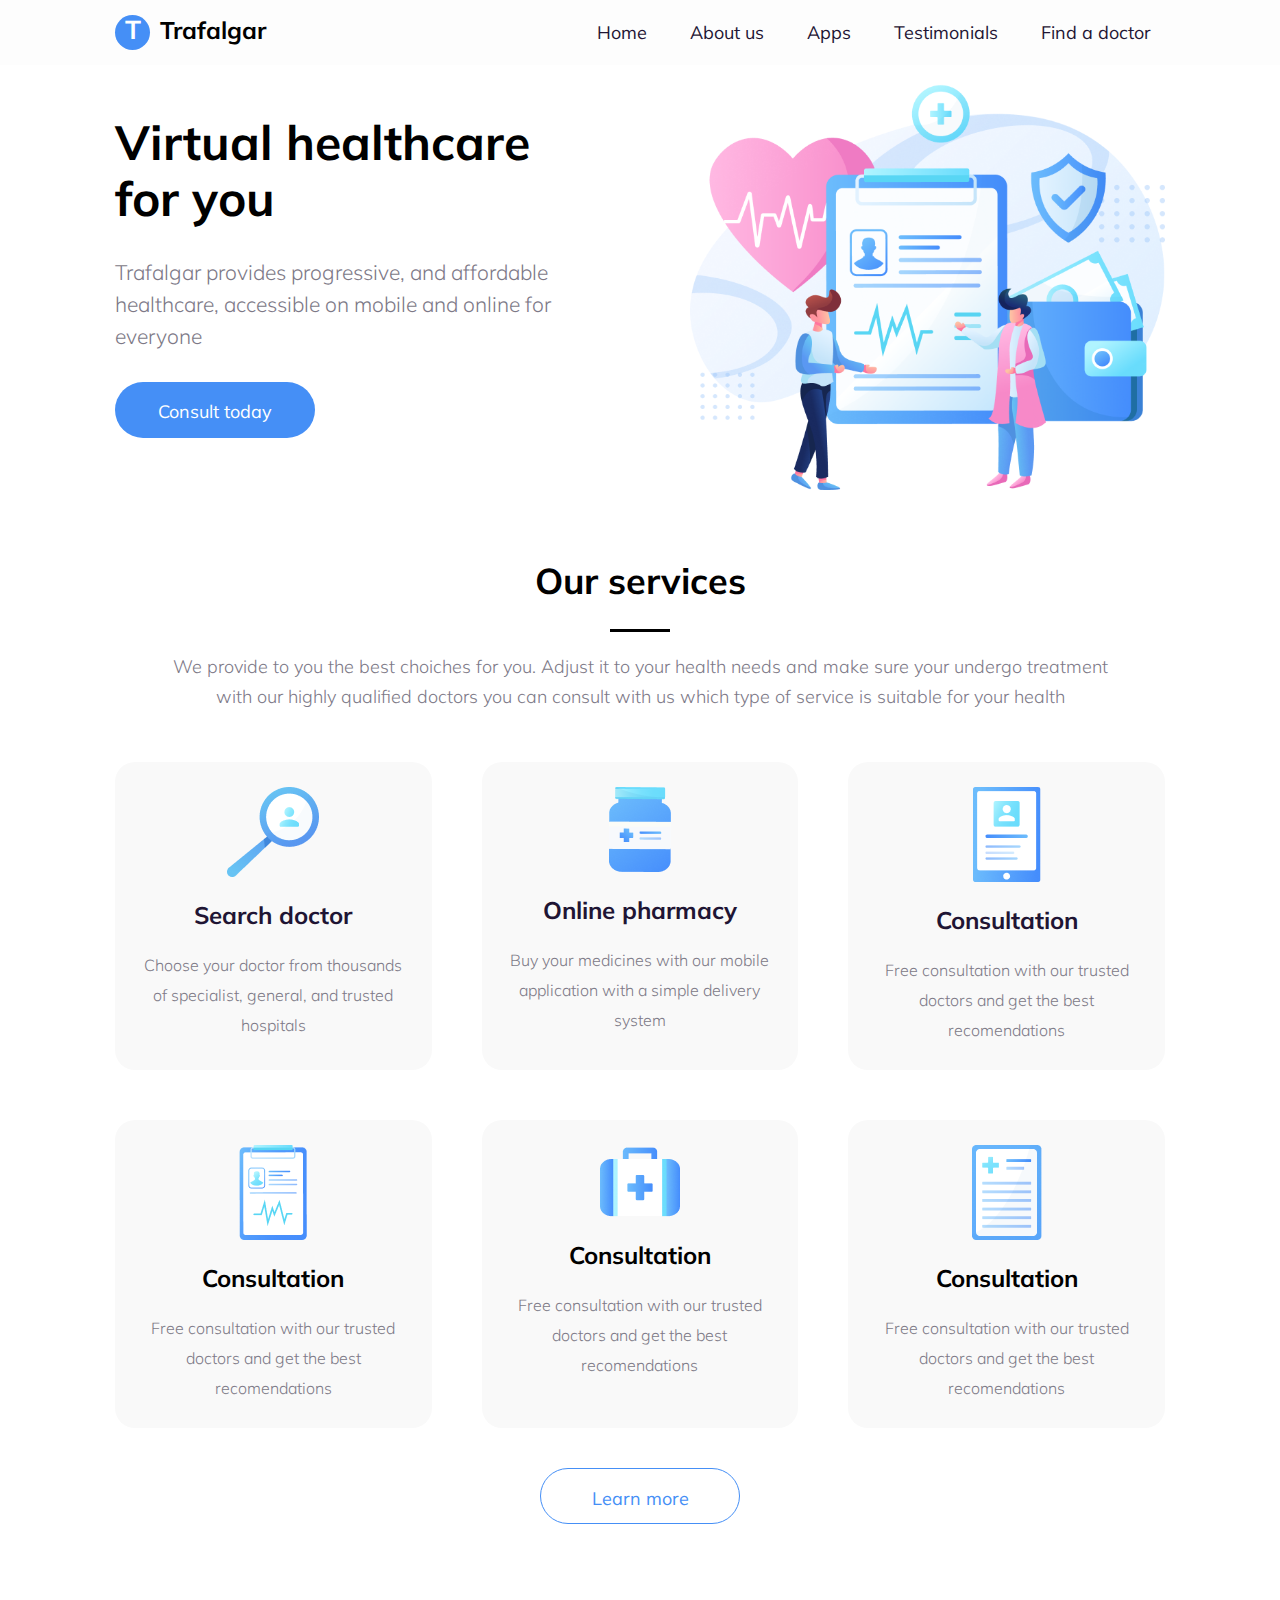
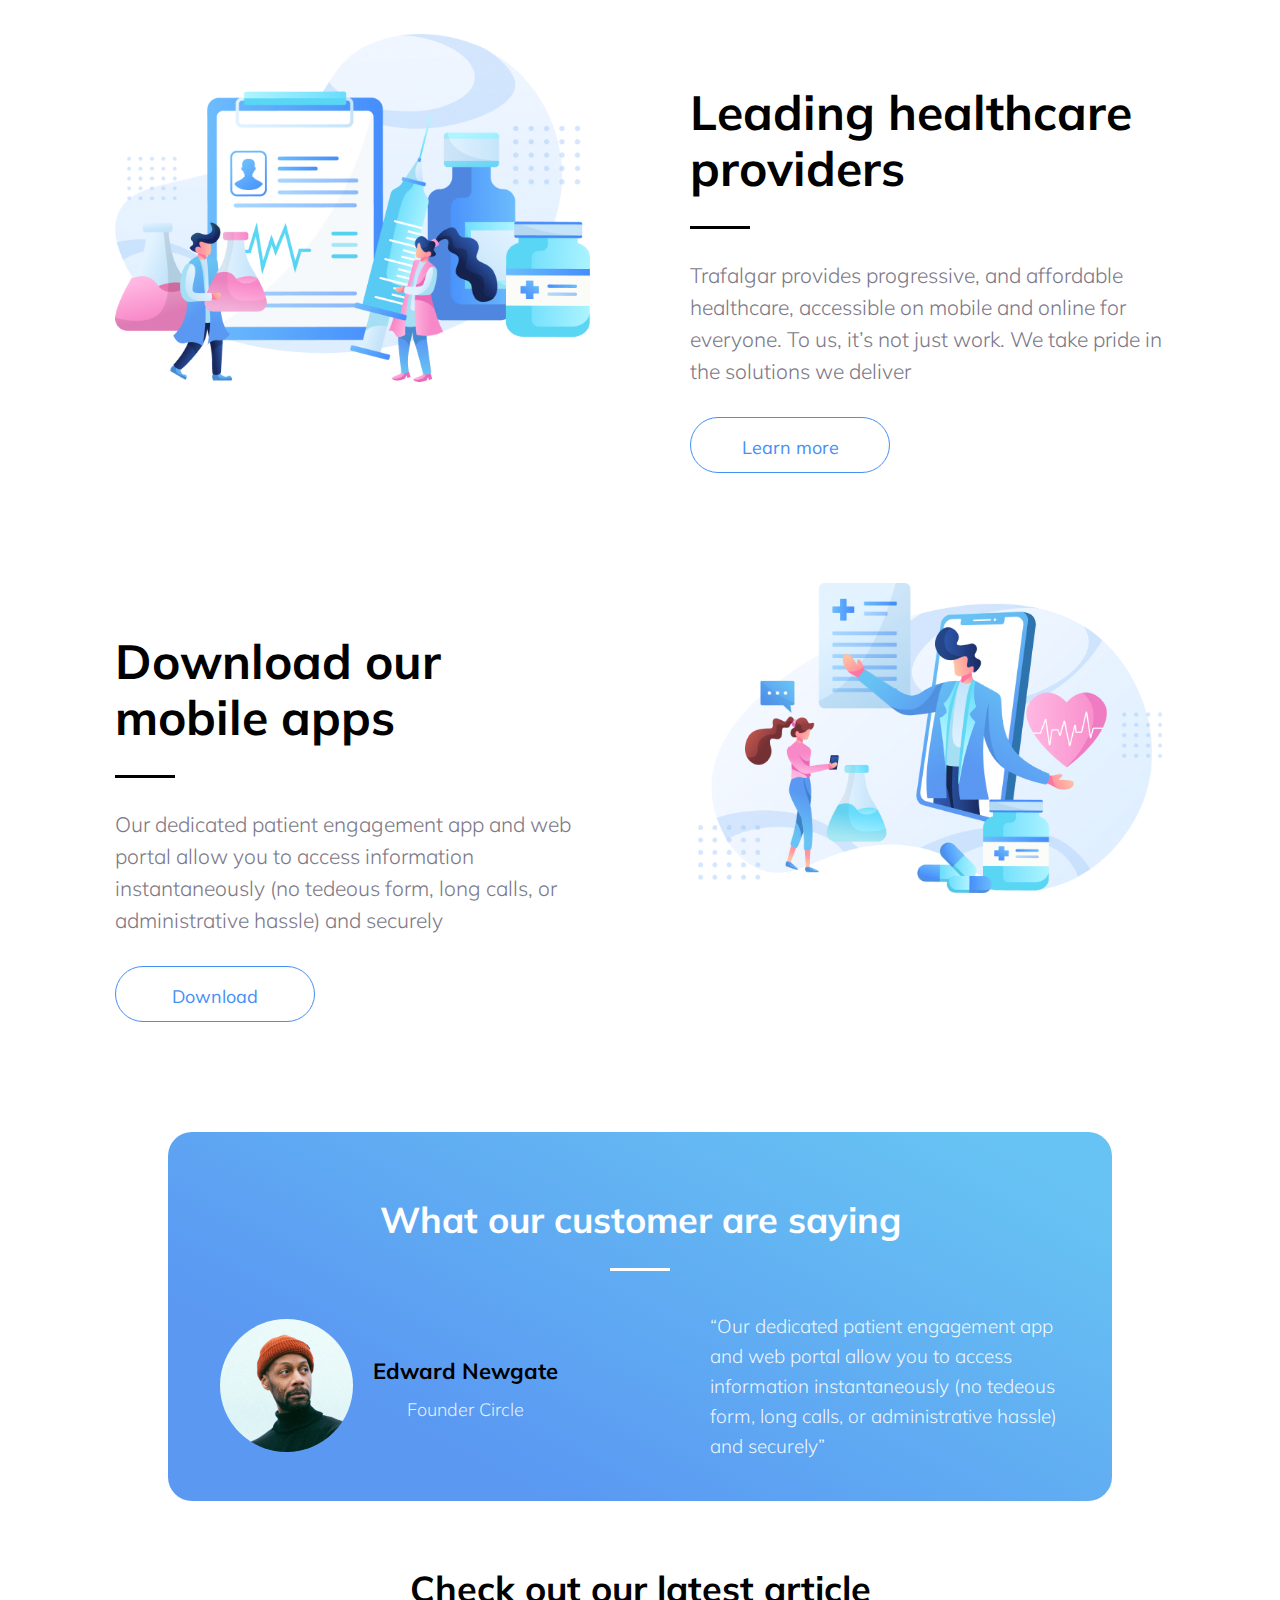
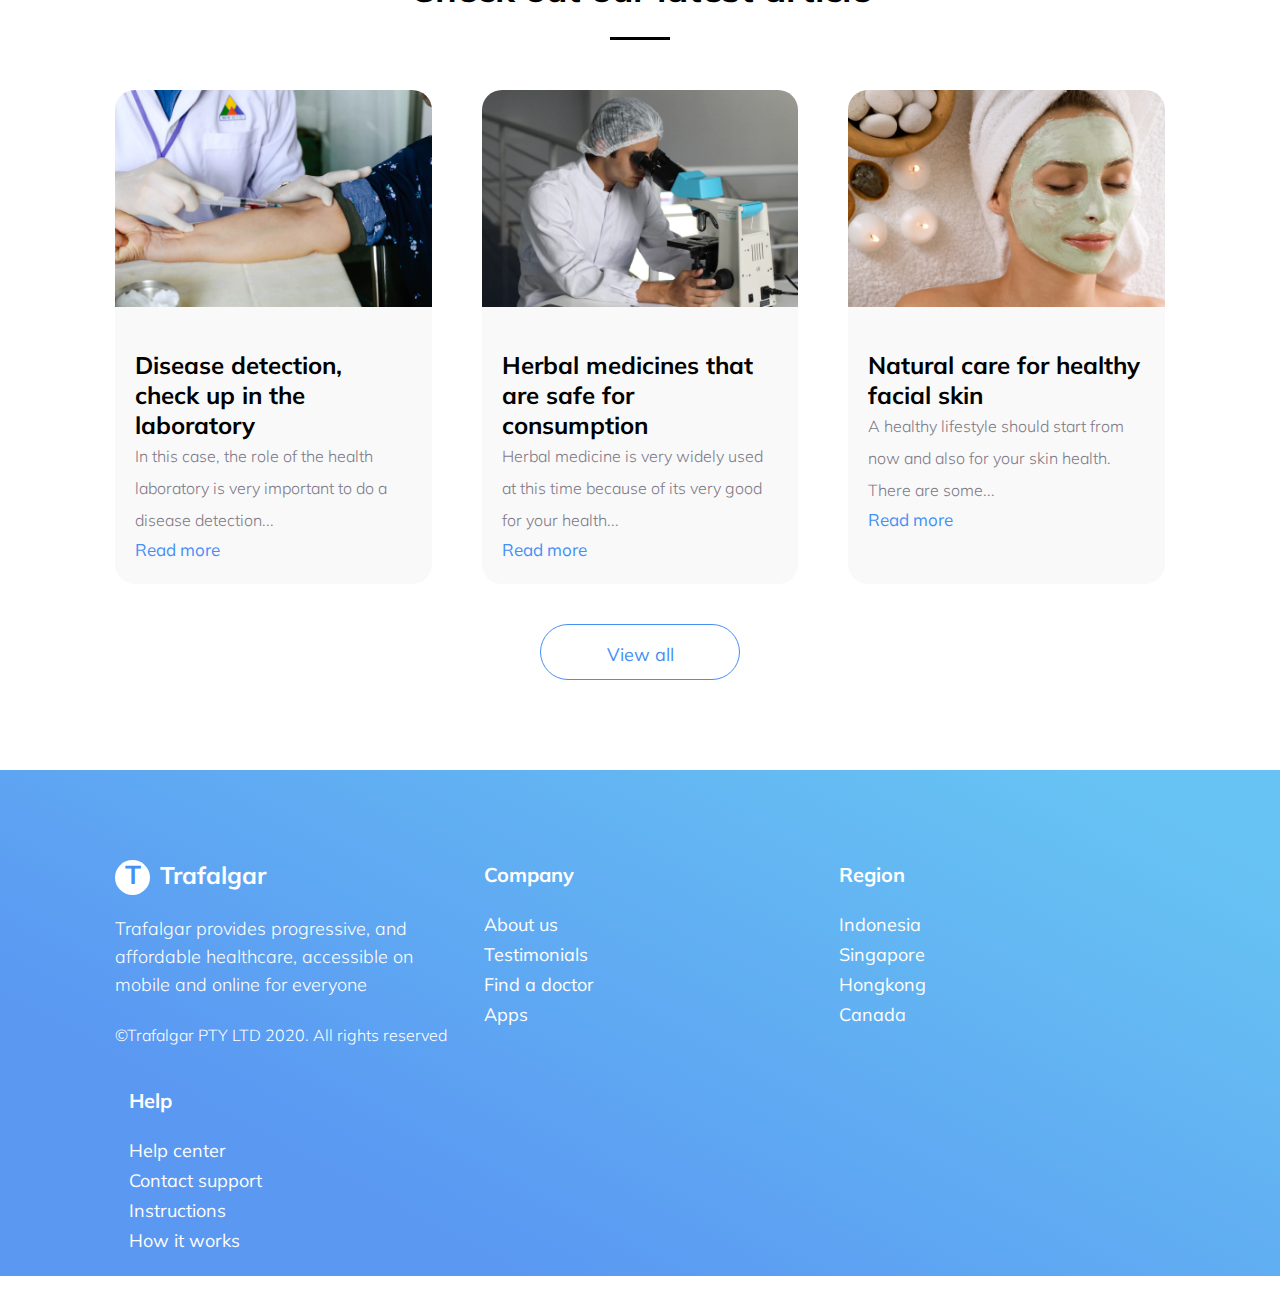
<file: index.html>
<!DOCTYPE html>
<html lang="en">

<head>
    <meta charset="UTF-8">
    <meta http-equiv="X-UA-Compatible" content="IE=edge">
    <meta name="viewport" content="width=device-width, initial-scale=1.0">
    <title>Trafalgar</title>
    <link rel="stylesheet" href="css/style.css">
    <link rel="stylesheet" href="https://cdnjs.cloudflare.com/ajax/libs/font-awesome/6.1.1/css/all.min.css" integrity="sha512-KfkfwYDsLkIlwQp6LFnl8zNdLGxu9YAA1QvwINks4PhcElQSvqcyVLLD9aMhXd13uQjoXtEKNosOWaZqXgel0g==" crossorigin="anonymous" referrerpolicy="no-referrer"
    />
    <link rel="stylesheet" href="./css/style.css">
</head>

<body>
    <!--header starts -->
    <header class="header">
        <!--nav bar-->
        <nav class="navbar">
            <div class="logo">

                <h3><span>T</span><a href="#main">Trafalgar</a></h3>

            </div>
            <!-- navigation menu -->
            <ul class="nav-links">
                <!-- menu -->
                <div class="menu" id="menu">
                    <li><a href="#main">Home</a></li>
                    <li><a href="#about">About us</a></li>
                    <li>
                        <a href="#download">Apps</a>
                    </li>

                    <li><a href="#testimonials">Testimonials</a></li>
                    <li><a href="#article">Find a doctor</a></li>


                </div>

            </ul>
            <div class="bar" id="bars">
                <i class="fa-solid fa-bars"></i>
            </div>
        </nav>


    </header>
    <!--header  ends -->
    <main>
        <!--home starts-->
        <section class="home d-flex" id="main">
            <div class="container">
                <div class="row">
                    <div class="col d-flex">
                        <div class="home-content">
                            <h1>Virtual healthcare for you</h1>
                            <p>Trafalgar provides progressive, and affordable healthcare, accessible on mobile and online for everyone</p>
                            <button class="btn btn-bg-primary"><a href="#main">Consult today</a> </button>
                        </div>
                    </div>
                    <div class="col">
                        <div class="home-img">
                            <img src="./images/home.png">
                        </div>
                    </div>
                </div>
            </div>
        </section>
        <!--home end-->
        <!--services-->
        <section class="services" id="about">
            <div class="container">
                <div class="row">
                    <div class="col">
                        <h2>Our services</h2>
                        <div class="line m-auto"></div>
                        <p>We provide to you the best choiches for you. Adjust it to your health needs and make sure your undergo treatment with our highly qualified doctors you can consult with us which type of service is suitable for your health</p>
                    </div>
                </div>
                <div class="box-container">
                    <div class="box service-box">
                        <img src="./images/services-1.png">
                        <h3><a href="./choosedoctor.html">Search doctor</a></h3>
                        <p>Choose your doctor from thousands of specialist, general, and trusted hospitals</p>
                    </div>
                    <div class="box service-box">
                        <img src="./images/services-2.png">
                        <h3><a href="./Onlinepharmacy.html">Online pharmacy</a></h3>
                        <p>Buy your medicines with our mobile application with a simple delivery system</p>
                    </div>
                    <div class="box service-box">
                        <img src="./images/services-3.png">
                        <h3><a href="./form.html">Consultation</a></h3>
                        <p>Free consultation with our trusted doctors and get the best recomendations</p>
                    </div>
                    <div class="box service-box">
                        <img src="./images/services-4.png">
                        <h3>Consultation</h3>
                        <p>Free consultation with our trusted doctors and get the best recomendations</p>
                    </div>
                    <div class="box service-box">
                        <img src="./images/services-5.png">
                        <h3>Consultation</h3>
                        <p>Free consultation with our trusted doctors and get the best recomendations</p>
                    </div>
                    <div class="box service-box">
                        <img src="./images/services-6.png">
                        <h3>Consultation</h3>
                        <p>Free consultation with our trusted doctors and get the best recomendations</p>
                    </div>
                </div>
                <div class="row">
                    <div class="col">
                        <button class="btn btn-bg-light">
                            <a href="#main">Learn more</a></button>
                    </div>
                </div>
            </div>
        </section>
        <!--end of services-->
        <!--leading starts-->
        <section class="leading d-flex">
            <div class="container">
                <div class="row">
                    <div class="col">
                        <div class="leading-img">
                            <img src="./images/leading.png">
                        </div>
                    </div>
                    <div class="col d-flex">
                        <div class="leading-content">
                            <h1 class="p-2">Leading healthcare providers</h1>
                            <div class="line"></div>
                            <p>Trafalgar provides progressive, and affordable healthcare, accessible on mobile and online for everyone. To us, it’s not just work. We take pride in the solutions we deliver</p>
                            <button class="btn btn-bg-light"><a href="#main">Learn more</a></button>
                        </div>
                    </div>

                </div>
            </div>
        </section>
        <!--leading end-->
        <!--download strats-->
        <section class="download d-flex" id="download">
            <div class="container">
                <div class="row">
                    <div class="col d-flex">
                        <div class="download-content">
                            <h1 class="p-2">Download our mobile apps</h1>
                            <div class="line"></div>
                            <p>Our dedicated patient engagement app and web portal allow you to access information instantaneously (no tedeous form, long calls, or administrative hassle) and securely</p>
                            <button class="btn btn-bg-light"><a href="#main">Download <i class="fa-solid fa-arrow-down"></i></a>
            </button>
                        </div>
                    </div>
                    <div class="col">
                        <div class="download-img">
                            <img src="./images/download.png">
                        </div>
                    </div>
                </div>
            </div>
        </section>
        <!--download ends -->
        <!--testimonials-->
        <section class="testimonials d-flex" id="testimonials">
            <div class="container">
                <div class="row">
                    <div class="col">
                        <h2>What our customer are saying</h2>
                        <div class="line m-auto"></div>
                    </div>
                </div>
                <div class="row">
                    <div class="col">
                        <div class="testimonial-content d-flex">
                            <img src="./images/testimonials-img.png">
                            <div class="testimonial-main">
                                <h4>Edward Newgate</h4>
                                <p>Founder Circle</p>
                            </div>
                        </div>

                    </div>
                    <div class="col">
                        <div class="testimonial-p">
                            <p>“Our dedicated patient engagement app and web portal allow you to access information instantaneously (no tedeous form, long calls, or administrative hassle) and securely”</p>
                        </div>
                    </div>
                </div>
        </section>

        <!--testimonials-->
        <section class="article d-flex" id="article">
            <div class="container">
                <div class="row">
                    <div class="col">
                        <h2>Check out our latest article</h2>
                        <div class="line m-auto"></div>
                    </div>
                </div>
                <div class="row box-container">
                    <div class="box article-box">
                        <img src="./images/check-1.png">
                        <div class="box-content">
                            <h3>Disease detection, check up in the laboratory</h3>
                            <p>In this case, the role of the health laboratory is very important to do a disease detection...</p>
                            <a href="#main">Read more <i class="fa-solid fa-arrow-right"></i> </a>

                        </div>
                    </div>
                    <div class="box article-box">
                        <img src="./images/check-2.png">
                        <div class="box-content">
                            <h3>Herbal medicines that are safe for consumption</h3>
                            <p>Herbal medicine is very widely used at this time because of its very good for your health...</p>
                            <a href="#main">Read more <i class="fa-solid fa-arrow-right"></i> </a>
                        </div>
                    </div>
                    <div class="box article-box">
                        <img src="./images/check-3.png">
                        <div class="box-content">
                            <h3>Natural care for healthy facial skin</h3>
                            <p>A healthy lifestyle should start from now and also for your skin health. There are some...</p>
                            <a href="#main">Read more  <i class="fa-solid fa-arrow-right"></i></a>
                        </div>
                    </div>
                </div>
                <div class="row">
                    <div class="col">
                        <button class="btn btn-bg-light"><a href="#main">View all</a></button>
                    </div>
                </div>
            </div>
        </section>
    </main>
    <footer class="footer d-flex">
        <div class="container">
            <div class="box-container">
                <div class="col">
                    <h3 class="logo"><span>T</span>Trafalgar</h3>
                    <p class="p-1"> Trafalgar provides progressive, and affordable healthcare, accessible on mobile and online for everyone</p>
                    <p class="p-2">©Trafalgar PTY LTD 2020. All rights reserved</p>
                </div>
                <div class="col">
                    <!-- navigation menu -->
                    <ul class="nav-links">
                        <!-- menu -->
                        <li>
                            <h5>Company</h5>
                        </li>
                        <li><a href="#about">About us</a></li>
                        <li><a href="#testimonials">Testimonials</a></li>
                        <li><a href="#article">Find a doctor</a></li>
                        <li>
                            <a href="#download">Apps</a>
                        </li>



                    </ul>
                </div>
                <div class="col">
                    <!-- navigation menu -->
                    <ul class="nav-links">
                        <!-- menu -->
                        <li>
                            <h5>Region</h5>
                        </li>
                        <li><a href="#main">Indonesia</a></li>
                        <li><a href="#main">Singapore</a></li>
                        <li>
                            <a href="#main">Hongkong</a>
                        </li>
                        <li><a href="#main"> Canada</a></li>

                    </ul>
                </div>
                <div class="col">
                    <!-- navigation menu -->
                    <ul class="nav-links">
                        <!-- menu -->
                        <li>
                            <h5>Help</h5>
                        </li>
                        <li><a href="#main"> Help center</a></li>
                        <li><a href="#main">Contact support</a></li>
                        <li><a href="#main">Instructions</a></li>
                        <li><a href="#main"> How it works</a></li>

                    </ul>
                </div>

            </div>
        </div>
    </footer>

    <script>
        var bars = document.getElementById("bars");
        var menu = document.getElementById("menu");

        bars.addEventListener("click", function() {
            console.log("hello");
            menu.classList.toggle('active');
        });
    </script>
</body>

</html>
</file>
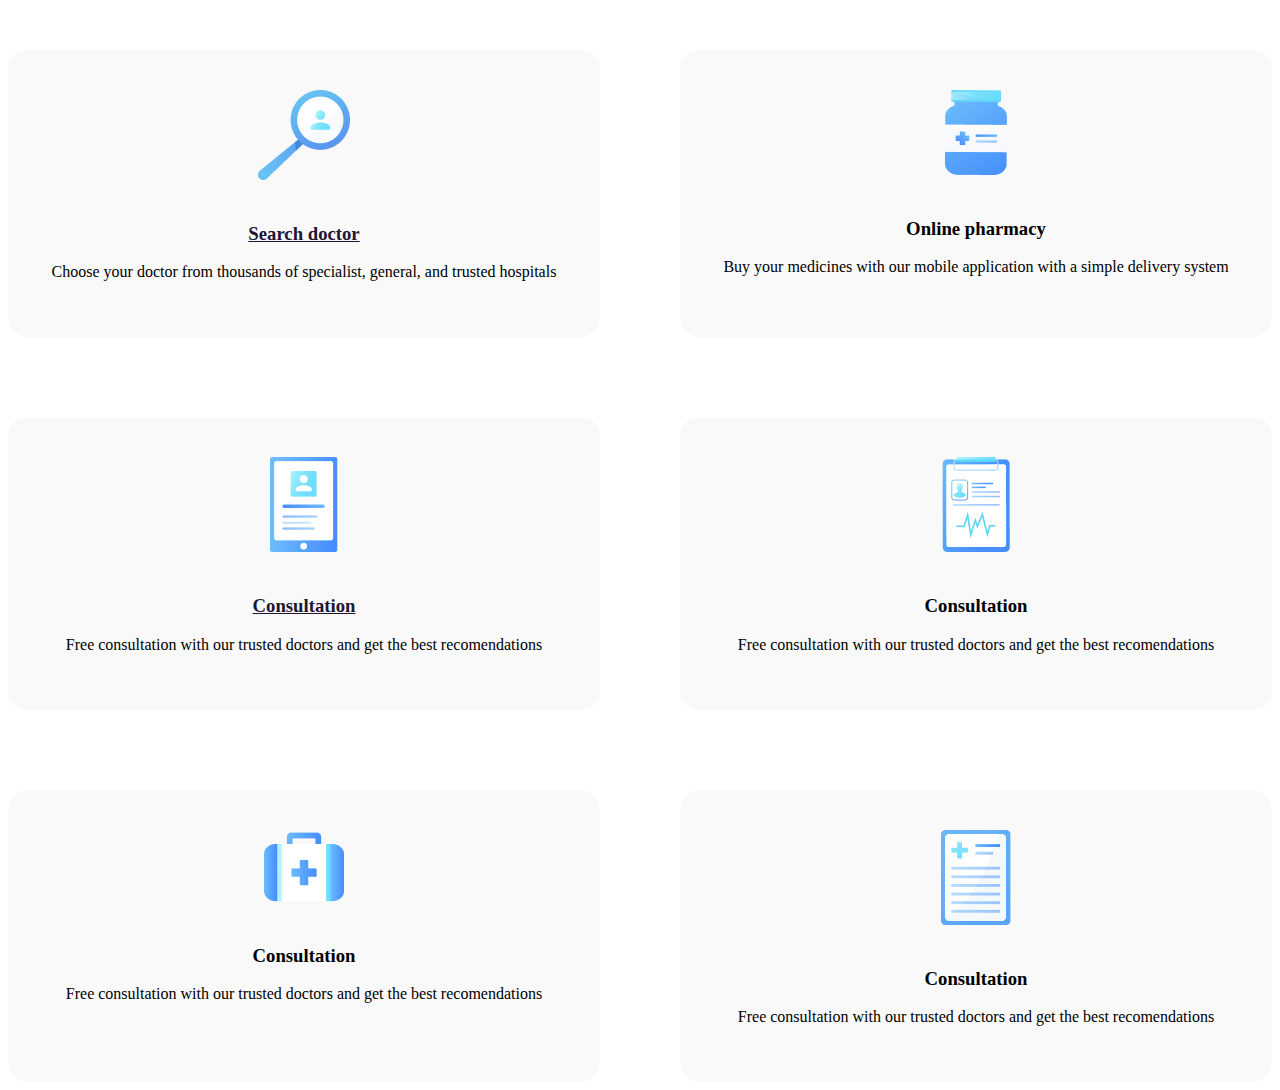
<file: choosedoctor.html>
<!DOCTYPE html>
<html lang="en">
<head>
    <meta charset="UTF-8">
    <meta http-equiv="X-UA-Compatible" content="IE=edge">
    <meta name="viewport" content="width=device-width, initial-scale=1.0">
    <title>Choosing a doctor</title>
    <link rel="stylesheet" href="./css/doctor.css">
</head>
<body>
    <div class="box-container">
                    <div class="box service-box">
                        <img src="./images/services-1.png">
                        <h3><a href="#">Search doctor</a></h3>
                        <p>Choose your doctor from thousands of specialist, general, and trusted hospitals</p>
                    </div>
                    <div class="box service-box">
                        <img src="./images/services-2.png">
                        <h3>Online pharmacy</h3>
                        <p>Buy your medicines with our mobile application with a simple delivery system</p>
                    </div>
                    <div class="box service-box">
                        <img src="./images/services-3.png">
                        <h3><a href="./form.html">Consultation</a></h3>
                        <p>Free consultation with our trusted doctors and get the best recomendations</p>
                    </div>
                    <div class="box service-box">
                        <img src="./images/services-4.png">
                        <h3>Consultation</h3>
                        <p>Free consultation with our trusted doctors and get the best recomendations</p>
                    </div>
                    <div class="box service-box">
                        <img src="./images/services-5.png">
                        <h3>Consultation</h3>
                        <p>Free consultation with our trusted doctors and get the best recomendations</p>
                    </div>
                    <div class="box service-box">
                        <img src="./images/services-6.png">
                        <h3>Consultation</h3>
                        <p>Free consultation with our trusted doctors and get the best recomendations</p>
                    </div>
                </div>
</body>
</html>
</file>
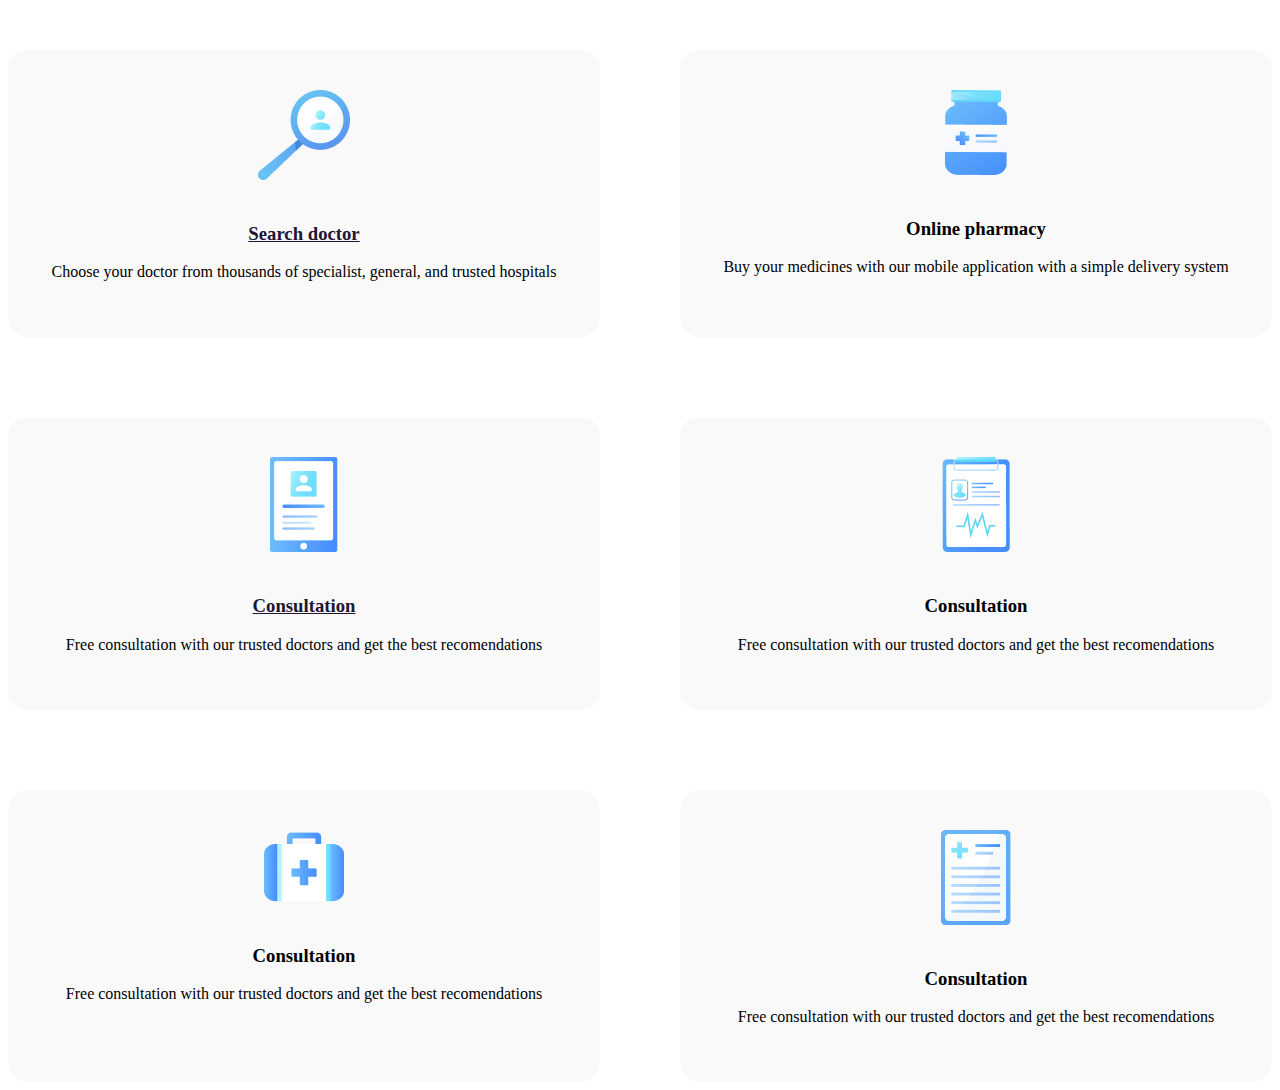
<file: Onlinepharmacy.html>
<!DOCTYPE html>
<html lang="en">
<head>
    <meta charset="UTF-8">
    <meta http-equiv="X-UA-Compatible" content="IE=edge">
    <meta name="viewport" content="width=device-width, initial-scale=1.0">
    <title>Choosing a doctor</title>
    <link rel="stylesheet" href="./css/Onlinepharmacy.css">
</head>
<body>
    <div class="box-container">
                    <div class="box service-box">
                        <img src="./images/services-1.png">
                        <h3><a href="#">Search doctor</a></h3>
                        <p>Choose your doctor from thousands of specialist, general, and trusted hospitals</p>
                    </div>
                    <div class="box service-box">
                        <img src="./images/services-2.png">
                        <h3>Online pharmacy</h3>
                        <p>Buy your medicines with our mobile application with a simple delivery system</p>
                    </div>
                    <div class="box service-box">
                        <img src="./images/services-3.png">
                        <h3><a href="./form.html">Consultation</a></h3>
                        <p>Free consultation with our trusted doctors and get the best recomendations</p>
                    </div>
                    <div class="box service-box">
                        <img src="./images/services-4.png">
                        <h3>Consultation</h3>
                        <p>Free consultation with our trusted doctors and get the best recomendations</p>
                    </div>
                    <div class="box service-box">
                        <img src="./images/services-5.png">
                        <h3>Consultation</h3>
                        <p>Free consultation with our trusted doctors and get the best recomendations</p>
                    </div>
                    <div class="box service-box">
                        <img src="./images/services-6.png">
                        <h3>Consultation</h3>
                        <p>Free consultation with our trusted doctors and get the best recomendations</p>
                    </div>
                </div>
</body>
</html>
</file>
<file: css/style.css>
@import url('https://fonts.googleapis.com/css2?family=Mulish:wght@200;300;400;700&display=swap');
* {
    margin: 0;
    padding: 0;
    padding: 0;
    margin: 0;
    font-family: 'Mulish', sans-serif;
    text-decoration: none;
    box-sizing: border-box;
    outline: none;
    transition: all 0.3s;
}

html {
    font-size: 62.5%;
    scroll-behavior: smooth;
    overflow-x: hidden;
    scroll-padding-top: 7rem;
}


/*scroll*/


/* html::-webkit-scrollbar {
    width: 1rem;
}
html::-webkit-scrollbar-track {
    color: #444;
}
html::-webkit-scrollbar-thumb {
    color: rgba(69, 143, 246, 1);
    border-radius: 5rem;
} 
/* colors */

:root {
    --main-color: rgba(69, 143, 246, 1);
    --bg-white: #FFFFFF;
    --bg-black: rgba(0, 0, 0, 1);
    --bg-gray: rgba(125, 121, 135, 1);
}

section,
footer {
    padding: 2rem 9%;
    margin-bottom: 2rem;
}

h1,
h2,
h3,
h4 {
    color: var(--bg-black);
    font-style: normal;
    font-weight: 700;
}

h1 {
    font-size: 48px;
    line-height: 56px;
}

h2 {
    font-size: 36px;
    line-height: 56px;
}

h3 {
    font-size: 24px;
    line-height: 30px;
}

h4 {
    font-size: 22px;
    line-height: 48px;
}

h5 {
    font-size: 20px;
    line-height: 60px;
}

p {
    font-style: normal;
    font-weight: 300;
    font-size: 21px;
    line-height: 32px;
    color: var(--bg-gray);
}
a{
    cursor: pointer;
}
.btn {
    width: 200px;
    height: 56px;
    border-radius: 55px;
    font-size: 18px;
    line-height: 60px;
    margin-bottom: 50px;
}

.btn-bg-primary {
    background-color: var(--main-color);
    border: none;
    cursor: pointer;
}

.btn-bg-primary a {
    color: #FFFFFF;
}

.btn-bg-primary:hover {
    background-color: var(--bg-white);
    border: 1px solid var(--main-color);
    cursor: pointer;
}

.btn-bg-primary:hover a {
    color: var(--main-color);
}

.btn-bg-light {
    border: 1px solid var(--main-color);
    background-color: var(--bg-white);
    cursor: pointer;
}

.btn-bg-light a {
    color: var(--main-color);
}

.btn-bg-light:hover {
    background-color: var(--main-color);
}

.btn-bg-light:hover a {
    color: #fff;
}

.btn-bg-light:hover i {
    color: #fff;
}

.container {
    width: 100%;
}

.row {
    display: grid;
    grid-template-columns: repeat(auto-fit, minmax(27rem, 1fr));
    gap: 10rem;
}

.box-container {
    display: grid;
    grid-template-columns: repeat(auto-fit, minmax(27rem, 1fr));
    gap: 5rem;
    margin-top: 50px;
}

.col {
    width: 100%;
}

.d-flex {
    display: flex;
    justify-content: center;
    align-items: center;
}

.p-2 {
    padding-top: 20px;
}

.line {
    width: 60px;
    height: 3px;
    background-color: rgba(0, 0, 0, 1);
}

.m-auto {
    margin: auto;
}

.navbar {
    position: fixed;
    top: 0;
    left: 0;
    right: 0;
    padding: 20px;
    color: #fff;
    width: 100%;
    padding: 1.5rem 9%;
    display: flex;
    align-items: center;
    justify-content: space-between;
    background-color: rgb(253, 253, 253);
}

.logo span {
    background-color: var(--main-color);
    border-radius: 50%;
    text-align: center;
    font-size: 26px;
    width: 35px;
    height: 35px;
    color: var(--bg-white);
    margin-right: 10px;
    display: inline-block;
}

.logo h3 a {
    color: var(--bg-black)
}

.logo h3 a:hover {
    color: var(--main-color);
}

.menu {
    color: rgb(171, 90, 90);
    font-size: 1.5rem;
    cursor: pointer;
    gap: 1em;
    display: flex;
}

.menu.active {
    display: block;
}

.nav-links li {
    list-style-type: none;
    padding: 5px 14px;
}

.nav-links li a {
    font-size: 18px;
    line-height: 23px;
    color: #1F1534;
}

.nav-links li a:hover {
    color: var(--main-color);
    font-size: 20px;
    cursor: pointer;
}

.bar {
    width: 30px;
    height: 30px;
    cursor: pointer;
    display: none;
}

i {
    font-size: 18px;
    color: var(--main-color);
}

.home {
    padding-top: 6rem;
    margin: 2rem auto;
}

.home-content {
    width: 100%;
}

.home-img img,
.download-img img,
.leading-img img {
    width: 100%;
    height: 100%;
}

.leading-content {
    width: 100%;
}

.home-content h1,
.leading-content h1,
.download-content h1 {
    margin: 30px 0;
}

.home-content p,
.leading-content p,
.download-content p {
    margin: 30px 0;
}

.services .row .col,
.article .row .col,
.testimonials .row .col {
    text-align: center;
    width: 90%;
    margin: auto;
}

.services h2,
.article h2,
.testimonials h2 {
    margin-bottom: 20px;
}

.services .line,
.article .line,
.testimonials line {
    margin-top: 20px;
}

.services p {
    font-size: 18px;
    line-height: 30px;
    margin-top: 20px;
}

.services .btn,
.article .btn {
    margin-top: 40px;
}

.box {
    background-color: rgb(249, 249, 249);
    box-shadow: rgba(229, 233, 246, 0.4);
    border-radius: 20px;
}

.service-box {
    padding: 2.5rem;
    text-align: center;
}
.service-box a{
    color: #1F1534;
}
.box p {
    font-size: 16px;
}

.box img {
    margin-bottom: 20px;
}

.box:hover {
    transform: scale(1.03);
}

.article-box img {
    width: 100%;
    border-top-left-radius: 20px;
    border-top-right-radius: 20px;
}

.article-box a {
    color: var(--main-color);
    font-size: 17px;
    line-height: 28px;
}

.box-content {
    padding: 20px;
}

.testimonials .container {
    width: 90%;
    background-image: linear-gradient(208.18deg, #67C3F3 9.05%, #5A98F2 76.74%);
    border-radius: 24px;
    padding: 20px;
}

.testimonials .row {
    margin-top: 20px;
    margin-bottom: 20px;
}

.testimonials h2 {
    padding-top: 20px;
    color: var(--bg-white);
}

.testimonials .line {
    background-color: #fff;
    margin-bottom: 20px;
}

.testimonial-p {
    text-align: left;
}

.testimonials p {
    font-size: 19px;
    line-height: 30px;
    color: rgba(255, 255, 255, 0.9);
}

.testimonial-content img {
    border-radius: 50%;
}

.testimonial-main {
    margin-left: 20px;
}

.testimonial-main p {
    font-size: 18px;
    color: rgba(255, 255, 255, 0.85);
}

.footer {
    text-align: left;
    background-image: linear-gradient(208.18deg, #67C3F3 9.05%, #5A98F2 76.74%);
}

.footer .box-container {
    grid-template-columns: repeat(auto-fit, minmax(26rem, 1fr));
    gap: 1.5rem;
}

.footer h3,
.footer h5,
.footer p,
.footer ul li a {
    color: rgba(255, 255, 255, 1);
}

.footer ul li a {
    font-size: 18px;
    line-height: 20px;
}

.footer h3 {
    padding-top: 20px;
}

.footer h3 span {
    background-color: #fff;
    color: var(--main-color);
}

.footer .p-1 {
    font-size: 18px;
    line-height: 28px;
    margin-top: 20px;
}

.footer .p-2 {
    font-size: 16px;
}

.active {
    display: none;
}


/*media query*/

@media (max-width:991px) {
    html {
        font-size: 55%;
    }
    .header {
        padding: 1.5rem 2rem;
    }
    section {
        padding: 2rem;
    }
}

@media (max-width:768px) {
    .bar {
        display: block;
    }

    .menu {
        display: none;
        position: fixed;
        background-color: var(--main-color);
        top: 60px;
        right: 0;
        border: 1px solid var(--main-color);
        border-radius: 20px;
    }
    .nav-links li {
        padding: 20px 20px;
    }
    .nav-links li a {
        color: var(--bg-white);
    }
    .nav-links li a:hover {
        color: var(--bg-gray);
        font-size: 20px;
    }
}

@media (max-width:450px) {
    html {
        font-size: 50%;
    }
}
</file>
<file: css/doctor.css>
.box-container {
    display: grid;
    grid-template-columns: repeat(auto-fit, minmax(27rem, 1fr));
    gap: 5rem;
    margin-top: 50px;
}
.box {
    background-color: rgb(249, 249, 249);
    box-shadow: rgba(229, 233, 246, 0.4);
    border-radius: 20px;
}
.service-box {
    padding: 2.5rem;
    text-align: center;
}
.service-box a{
    color: #1F1534;
}
.box p {
    font-size: 16px;
}

.box img {
    margin-bottom: 20px;
}

.box:hover {
    transform: scale(1.03);
}
</file>
<file: css/Onlinepharmacy.css>
.box-container {
    display: grid;
    grid-template-columns: repeat(auto-fit, minmax(27rem, 1fr));
    gap: 5rem;
    margin-top: 50px;
}
.box {
    background-color: rgb(249, 249, 249);
    box-shadow: rgba(229, 233, 246, 0.4);
    border-radius: 20px;
}
.service-box {
    padding: 2.5rem;
    text-align: center;
}
.service-box a{
    color: #1F1534;
}
.box p {
    font-size: 16px;
}

.box img {
    margin-bottom: 20px;
}

.box:hover {
    transform: scale(1.03);
}
</file>
